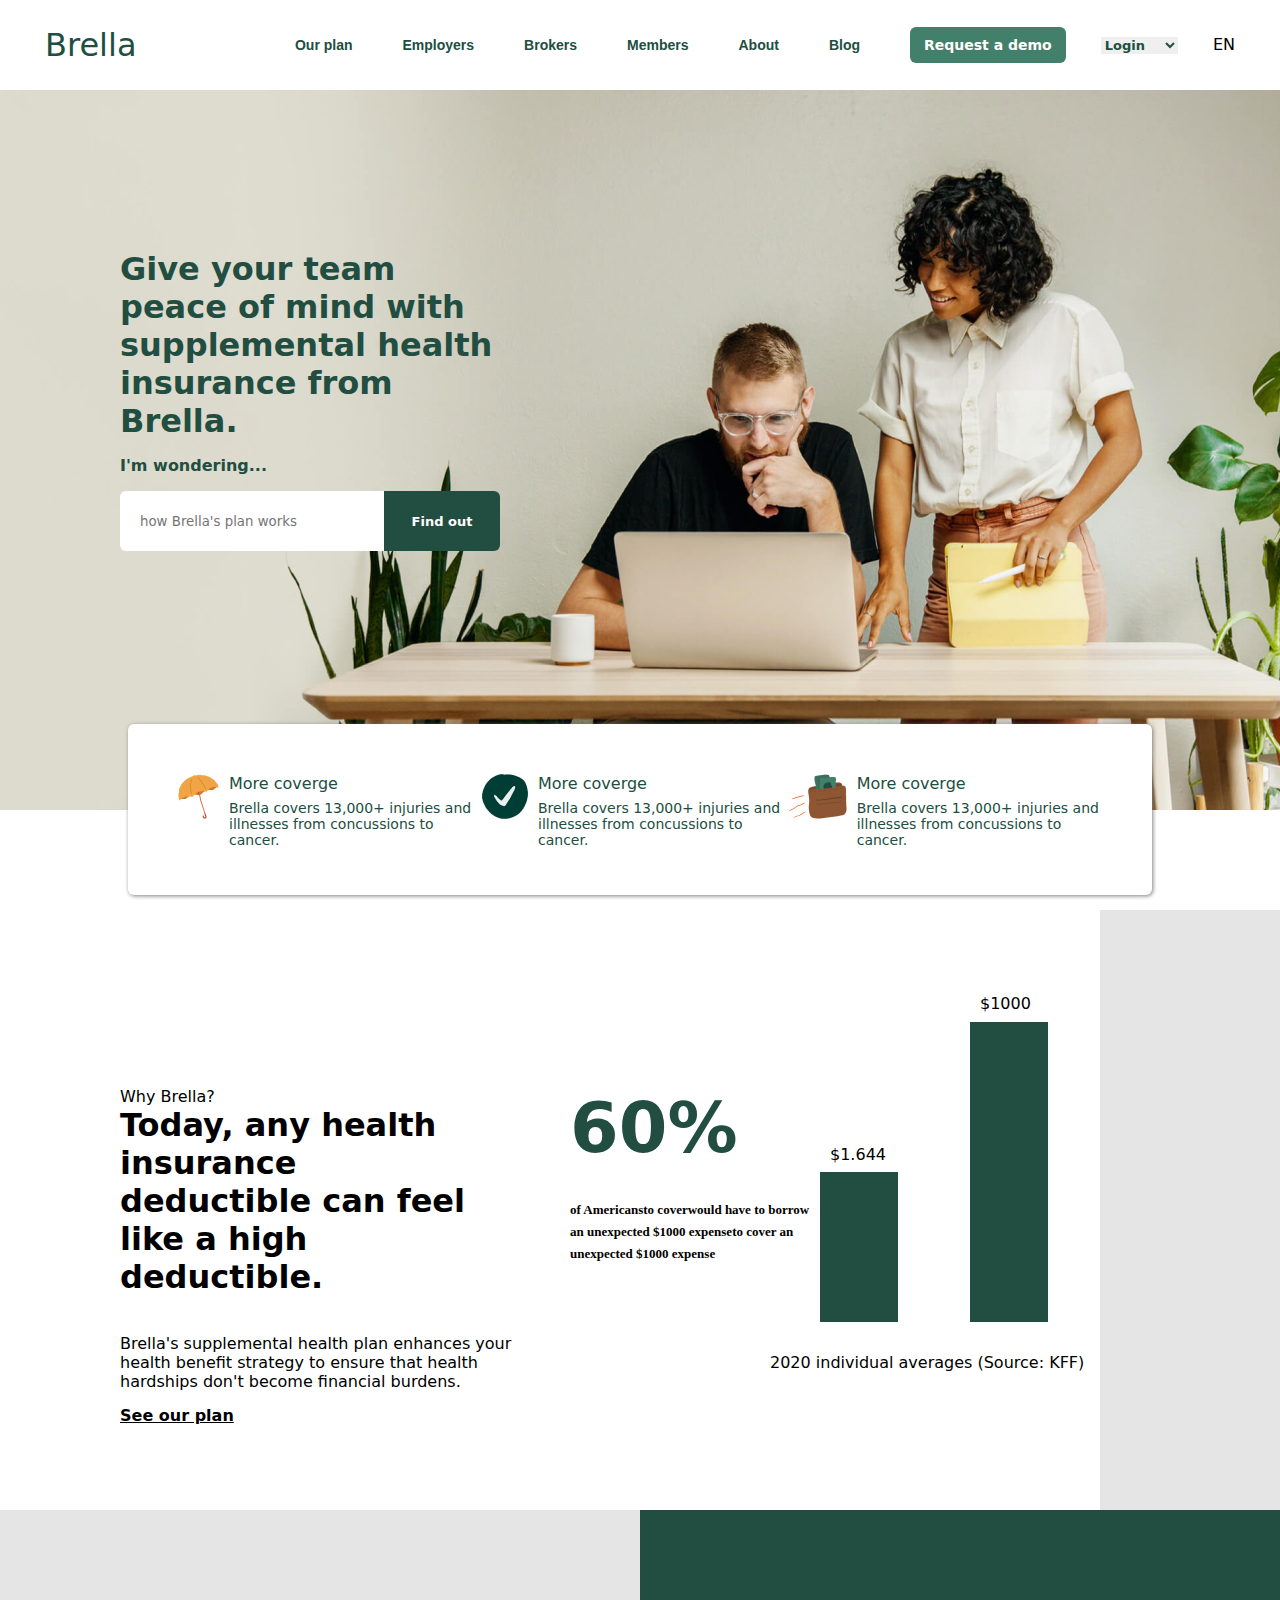
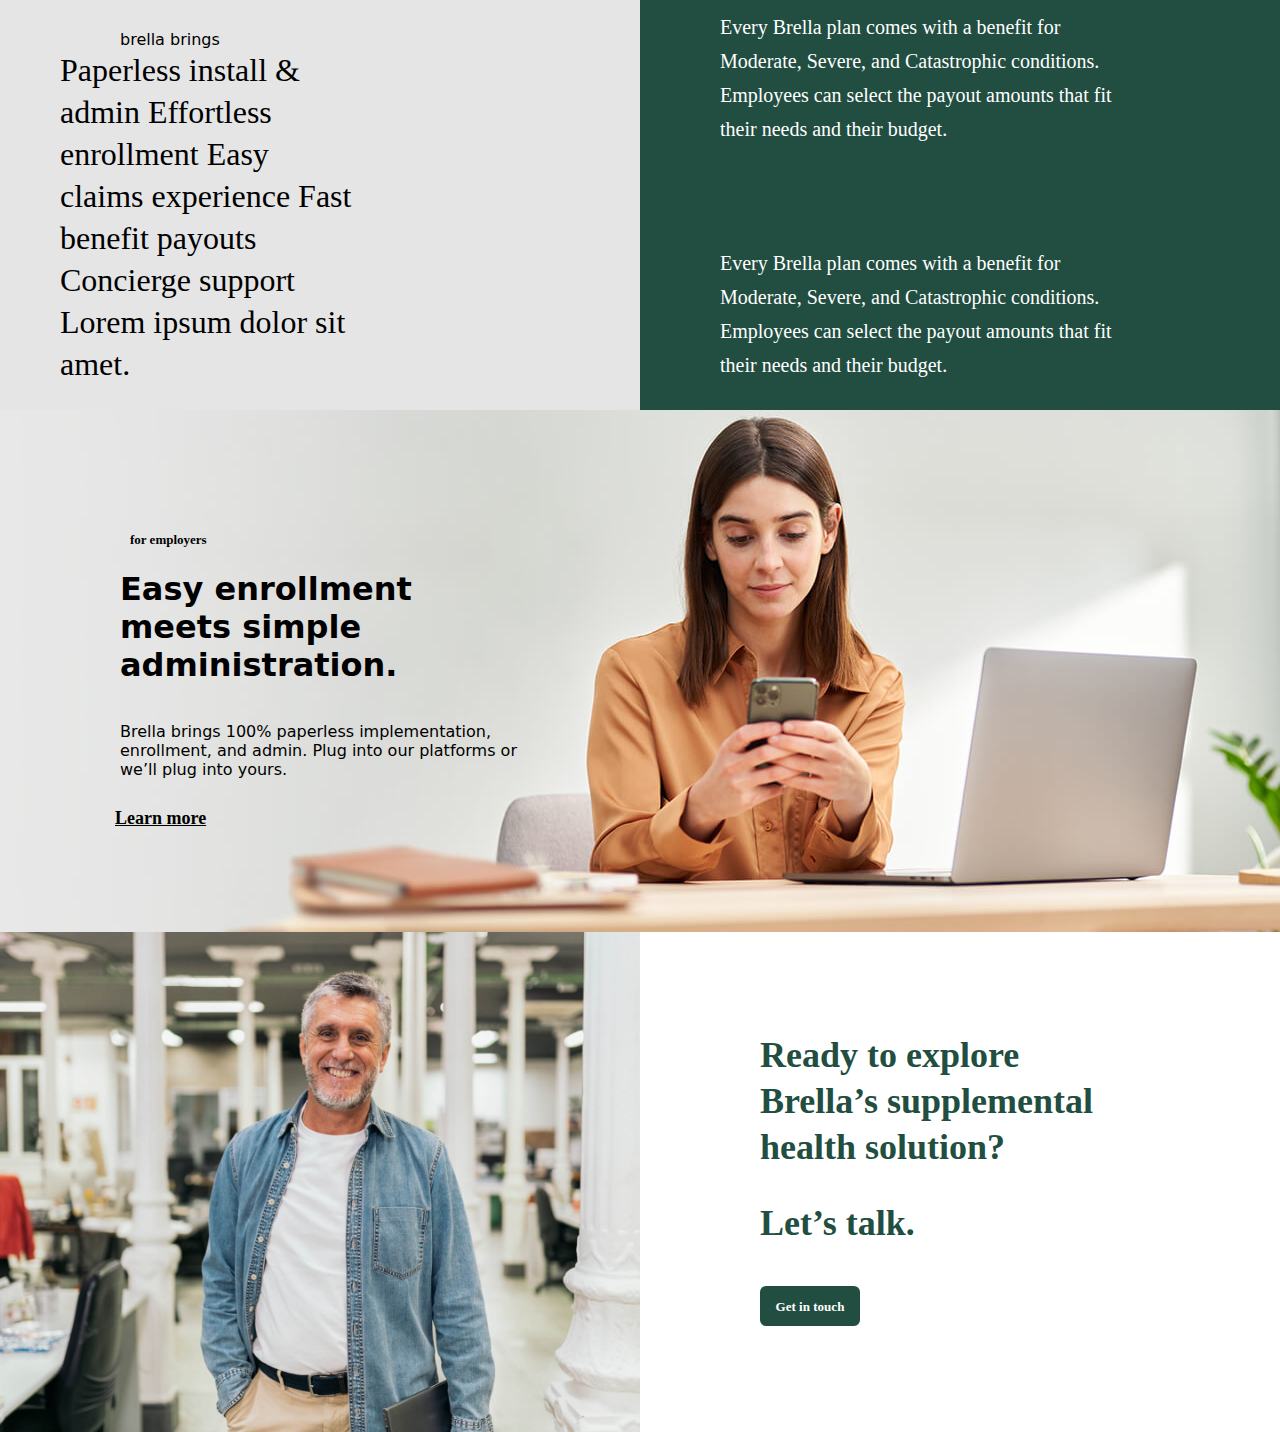
<file: index.html>
<!DOCTYPE html>
<html lang="en">
<head>
    <meta charset="UTF-8">
    <meta http-equiv="X-UA-Compatible" content="IE=edge">
    <meta name="viewport" content="width=device-width, initial-scale=1.0">
    <title>Document</title>
    <link rel="stylesheet" href="./style.css">
</head>
<body>
    <nav>
        <h1 class="logo">Brella</h1>
        <ul class="collection">
            <li class="item">Our plan</li>
            <li class="item">Employers</li>
            <li class="item">Brokers</li>
            <li class="item">Members</li>
            <li class="item">About</li>
            <li class="item">Blog</li>
        </ul>
        <div class="nav-lang">
            <button class="btn">Request a demo</button>
            <select name="" id="">
                <option value="">Login</option>
                <option value="">Sign-up</option>
                <option value="">Sign-in</option>
            </select>
            <span>EN</span>
        </div>
    </nav>
    <div class="banner">
        <div class="banner_text">
            <h1>Give your team peace of mind with supplemental health insurance from Brella.</h1>
            <p>I'm wondering...</p>
            <div class="banner_search">
                <input placeholder="how Brella's plan works" type="text">
                <button>Find out</button>
            </div>
        </div>
        <div class="banner_bottom">
            <div class="banner_item">
                <img src="./Rectangle.png" alt="">
                <div>
                    <h3>More coverge</h3>
                    <p>Brella covers 13,000+ injuries and illnesses from concussions to cancer.</p>
                </div>
            </div>
      
           
            <div class="banner_item">
                <img src="./Rectangle (1).png" alt="">
                <div>
                    <h3>More coverge</h3>
                    <p>Brella covers 13,000+ injuries and illnesses from concussions to cancer.</p>
                </div>
            </div>

           
            <div class="banner_item">
                <img src="./Rectangle (2).png" alt="">
                <div>
                    <h3>More coverge</h3>
                    <p>Brella covers 13,000+ injuries and illnesses from concussions to cancer.</p>
                </div>
            </div>
     
           
        </div>
    </div>
    <div class="katta">
        <div class="logoh">
            <p class="logotio">Why Brella?</p>
            <h1 class="logot">Today, any health insurance deductible can feel like a high deductible.</h1>
            <br><br>
            <p class="pi">Brella's supplemental health plan enhances your health benefit strategy to ensure that health hardships don't become financial burdens.</p>
            <p class="mee">See our plan</p>
    </div>
    <div class="main2">
       
        <h1 class="s60">60%</h1>
        <p class="sss">of Americansto coverwould have to borrow an unexpected $1000 expenseto cover an unexpected $1000 expense</p>
        <p class="dollar">$1.644</p>
        <p class="cent">$1000</p>
        <p class="pot"> 2020 individual averages (Source: KFF)</p>
        <div class="di"></div>
        <div class="dio"></div>
            
        </div>
    </div>

    </div>
    <div class="kotta">
        <div class="corbonat">
            <p class="poiu">brella brings</p>
            <h3>Paperless install & admin
                Effortless enrollment
                Easy claims experience
                Fast benefit payouts
                Concierge support Lorem ipsum dolor sit amet.</h3>
        </div>
        <div class="logonat">
            <h4>Every Brella plan comes with a benefit for Moderate, Severe, and Catastrophic conditions. Employees can select the payout amounts that fit their needs and their budget.</h4>
            <h4>Every Brella plan comes with a benefit for Moderate, Severe, and Catastrophic conditions. Employees can select the payout amounts that fit their needs and their budget.</h4>
        </div>
    </div>
    <div class="ot">
        <p class="na">for employers</p>
        <h1 class="h2">Easy enrollment meets simple administration.</h1>
        <br>
        <br>
        <p class="h3">Brella brings 100% paperless implementation, enrollment, and admin. Plug into our platforms or we’ll plug into yours.</p>
        <p class="lorem">Learn more</p>

    </div>
    <div class="gl">
        <div class="sv"></div>
        <div class="cl">
            <h2 class="h6">Ready to explore Brella’s supplemental health solution?</h2>
            <h2 class="h5">Let’s talk.</h2>
            <button class="brn">Get in touch</button>
        </div>
    </div>
</body>
</html>
</file>
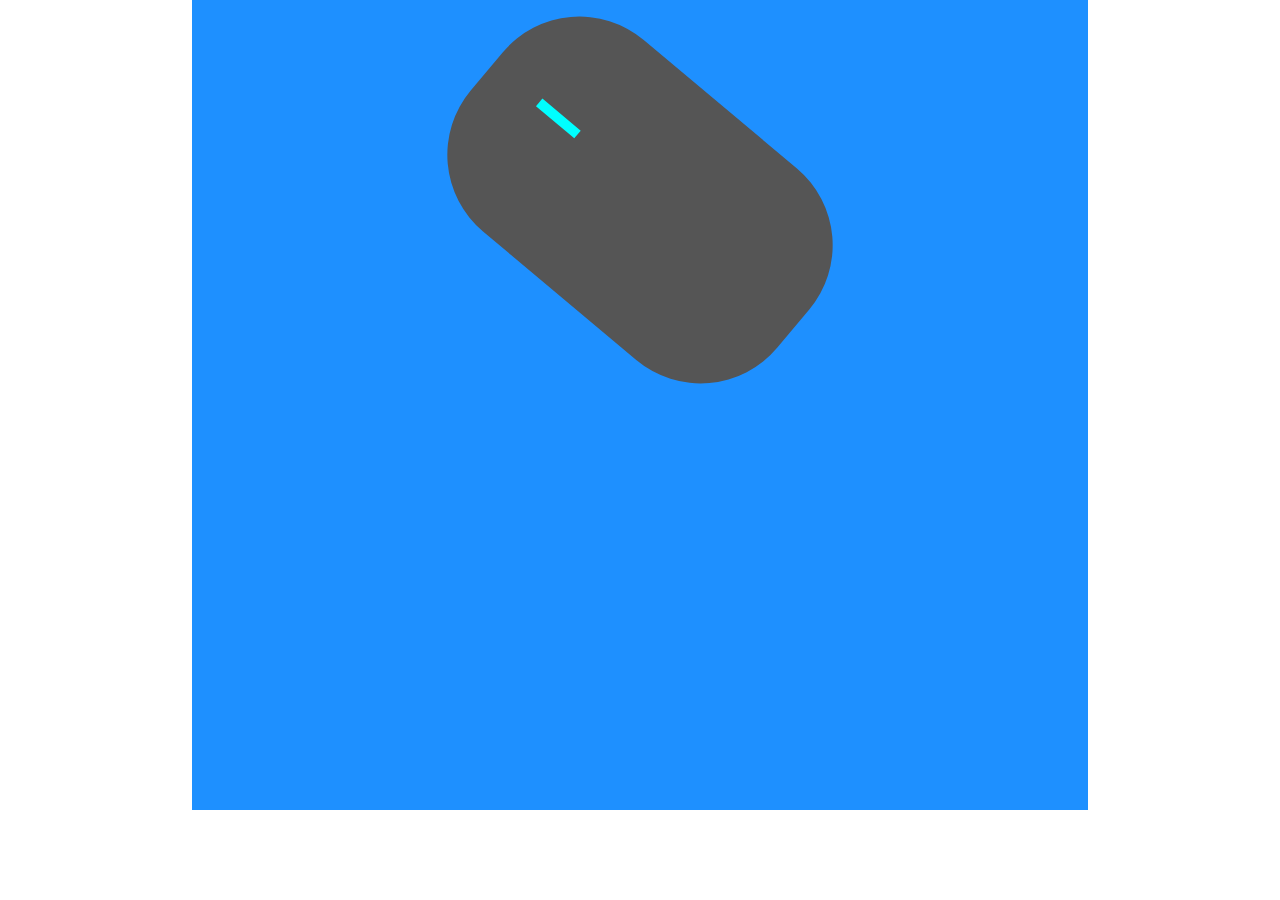
<file: battle.html>
<!DOCTYPE html>
<html lang="en">
<head>
    <meta charset="UTF-8">
    <meta http-equiv="X-UA-Compatible" content="IE=edge">
    <meta name="viewport" content="width=device-width, initial-scale=1.0">
    <title>Document</title>
    <link rel="stylesheet" href="./battle.css">
</head>
<body>
    <div class="box">
        <div class="main">
            <div class="div"></div>
        </div>
    </div>
</body>
</html>
</file>
<file: style.css>
*{
    margin: 0;
    padding: 0;
    box-sizing: border-box;
    font-family: system-ui, -apple-system, BlinkMacSystemFont, 'Segoe UI', Roboto, Oxygen, Ubuntu, Cantarell, 'Open Sans', 'Helvetica Neue', sans-serif;
}
nav{
    width: 100%;
    height: 90px;
    display: flex;
    align-items: center;
    padding: 0px 45px;
}
.logo{
    flex: 1;
    color: #214e41;
    font-weight: 500;
}
.collection{
    display: flex;
    list-style: none;
    font-family: 'Lucida Sans', 'Lucida Sans Regular', 'Lucida Grande', 'Lucida Sans Unicode', Geneva, Verdana, sans-serif;
}
.item{
    margin-right: 50px;
    font-size: 14px;
    font-weight: 700;
    color: #214e41;
    font-family: 'Lucida Sans', 'Lucida Sans Regular', 'Lucida Grande', 'Lucida Sans Unicode', Geneva, Verdana, sans-serif;
}
.btn{
    font-size: 14px;
    font-weight: 700;
    color: #FFFFFF;
    background-color: #43806c;
    border-radius: 6px;
    padding: 10px 14px;
    border: none;
}
.nav-lang select{
    margin: 0px 30px;
    border: none;
    outline: none;
    font-weight: 700;
    font-size: 13px;
    color: #214e41;

}
.nav-lng span{
    font-weight: 700;
    font-size: 13px;
    color: #214e41;
}
.banner{
    background: url("./Rectangle\ \(3\)as.png") no-repeat center/cover;
    width: 100%;
    height: 720px;
    position: relative;
}
.banner_text{
    width: 500px;
    padding-top: 160px;
    padding-left: 120px;
    
}
.banner_text h1{
    color: #214e41;
    font-weight: 700;
    margin-bottom: 16px;
}
.banner_text p{
    color: #214e41;
    font-weight: 700;
    margin-bottom: 16px;
}
.banner_search{
    display: flex;
}
.banner_search input{
    width: 280px;
    height: 60px;
    border-radius: 6px 0px 0px 6px;
    border: none;
    outline: none;
    text-indent: 20px;
}
.banner_search button{
    width: 123px;
    height: 60px;
    background: #214e41;
    border-radius: 0px 6px 6px 0px;
    border: none;
    color: white;
    font-size: 13px;
    font-weight: 700;
}
.banner_bottom{
    width: 80%;
    height: 171px;
    background-color: #fff;
    position: absolute;
    bottom: -85px;
    left: 50%;
    transform: translateX(-50%);
    border-radius: 6px;
    box-shadow: 1px 1px 4px gray;
    padding: 50px;
    display: flex;
}
.banner_item{
    display: flex;
    align-items: flex-start;
}
.banner_item h3{
    font-size: 16px;
    font-weight: 400;
    color: #214e41;
    margin-bottom: 7px;
}
.banner_item img{
    margin-right: 10px;
}
.banner_item p{
    font-size: 14px;
    color: #214e41;
}
.katta{
    width: 100%;
    height: 600px;
    background:  #E5E5E5;;
    margin-top: 100px;
    display: flex;
}
.logoh{
    width: 550px;
    height: 600px;
    padding-top: 177px;
    padding-left: 120px;
    background-color: white;
}
.logot{
    width: 350px;
}
.pi{
    width: 400px;
}
.mee{
    padding-top: 15px;
    font-weight: 600;
    text-decoration: underline;
}
.main2{
    width: 550px;
    height: 600px;
    padding-top: 177px;
    padding-left: 120px;
    background-color: white;
}
.s60{
    font-size: 70px;
    color: #214e41;
    transform: translateX(-100px);
}
.sss{
    width: 250px;
    margin-top: 30px;
    transform: translateX(-100px);
    font-family: 'Raleway';
font-style: normal;
font-weight: 700;
font-size: 13px;
line-height: 22px
}

.di{
    width: 78px;
    height: 150px;
    background-color: #214e41;
    margin-left: 150px;
    transform: translateY(-150px);
    display: flex;
}
.dollar{
    margin-left: 160px;
    transform: translateY(-120px);
}
.dio{
    width: 78px;
    height: 300px;
    background-color: #214e41;
    margin-left: 300px;
    transform: translateY(-450px);
}
.cent{
    margin-left: 310px;
    transform: translateY(-290px);
}
.span1{
    font-family: 'Raleway';
    font-style: normal;
    font-weight: 700;
    font-size: 13px;
}
.span2{
    font-family: 'Raleway';
    font-style: normal;
    font-weight: 700;
    font-size: 13px;
}
.pot{
    transform: translateY(50px);
    margin-left: 100px;
    font-weight: 300;
}
.corbonat{
    width: 705px;
    height: 500px;
    background-color: #E5E5E5;
    margin: auto;

}
.logonat{
    width: 705px;
    height: 500px;
    background-color: #214e41;
}
.kotta{
    width: 100%;
    background-color: white;
    display: flex;
}
.poiu{
    padding-top: 120px;
    padding-left: 120px;
}
.corbonat h3{
    width: 300px;
    font-family: 'Roboto';
font-style: normal;
font-weight: 400;
font-size: 32px;
line-height: 42px;
padding-top: 0px;
    height: 300px;
    margin-left: 60px;
}
.logonat h4{
    width: 400px;
    margin-top: 100px;
    margin-left: 80px;
    font-family: 'Raleway';
    font-style: normal;
    font-weight: 400;
    font-size: 20px;
    line-height: 34px;
    color: white;
}
.ot{
    width: 100%;
    height: 522px;

    background: url("./Rectangle\ \(9\).png") no-repeat center/cover;
}
.h2{
    width: 400px;
    margin-top: 140px;
    margin-left: 120px;
}
.h3{
    width: 400px;
    margin-left: 120px;
}
.lorem{
    font-family: 'Raleway';
    font-style: normal;
    font-weight: 700;
    font-size: 18px;
    line-height: 18px;
    padding-top: 30px;
    padding-left: 115px;
    text-decoration: underline;
}
.na{
    font-family: 'Raleway';
    font-style: normal;
    font-weight: 700;
    font-size: 13px;
    line-height: 20px;
    transform: translateY(120px);
    padding-left: 130px;

}
.gl{
  
    width: 100%;
    height: 500px;
    display: flex;
    
}
.sv{
    background: url("./anico.png") no-repeat center/cover;
    width: 50%;
    height: 500px;

}
.cl{
    width: 50%;
    height: 500px;
}
.h6{
    width: 350px;
    margin-top: 100px;
    margin-left: 120px;
    font-family: 'Roboto';
    font-style: normal;
    font-weight: 700;
    font-size: 36px;
    line-height: 46px;
    color: #214e41;
}
.h5{
    font-family: 'Roboto';
font-style: normal;
font-weight: 700;
font-size: 36px;
line-height: 46px;
padding-top: 30px;
color: #214e41;
padding-left: 120px;
}
.brn{
    font-family: 'Raleway';
font-style: normal;
font-weight: 700;
font-size: 13px;
line-height: 21px;
/* identical to box height, or 162% */

text-align: center;
letter-spacing: 0.02px;
height: 40px;
width: 100px;
margin-top: 40px;
margin-left: 120px;
background-color: #214e41;
color: white;
border: none;
border-radius: 6px;
}
</file>
<file: battle.css>
*{
    margin: 0;
    padding: 0;
    box-sizing: border-box;
    font-family: sans-serif;
}
.box{
    width: 70%;
    height: 90vh;
    background-color: dodgerblue;
    margin: auto;
}
.main{
    width: 250px;
    height: 400px;
    background-color: #555;
    margin-left: 250px;
    margin: auto;
    transform: rotate(-50deg);
    border-radius: 100px;
}
.div{
    width: 10px;
    height: 50px;
    background-color: aqua;
    margin-left: 130px;
    transform: translateY(60px);
}
</file>
